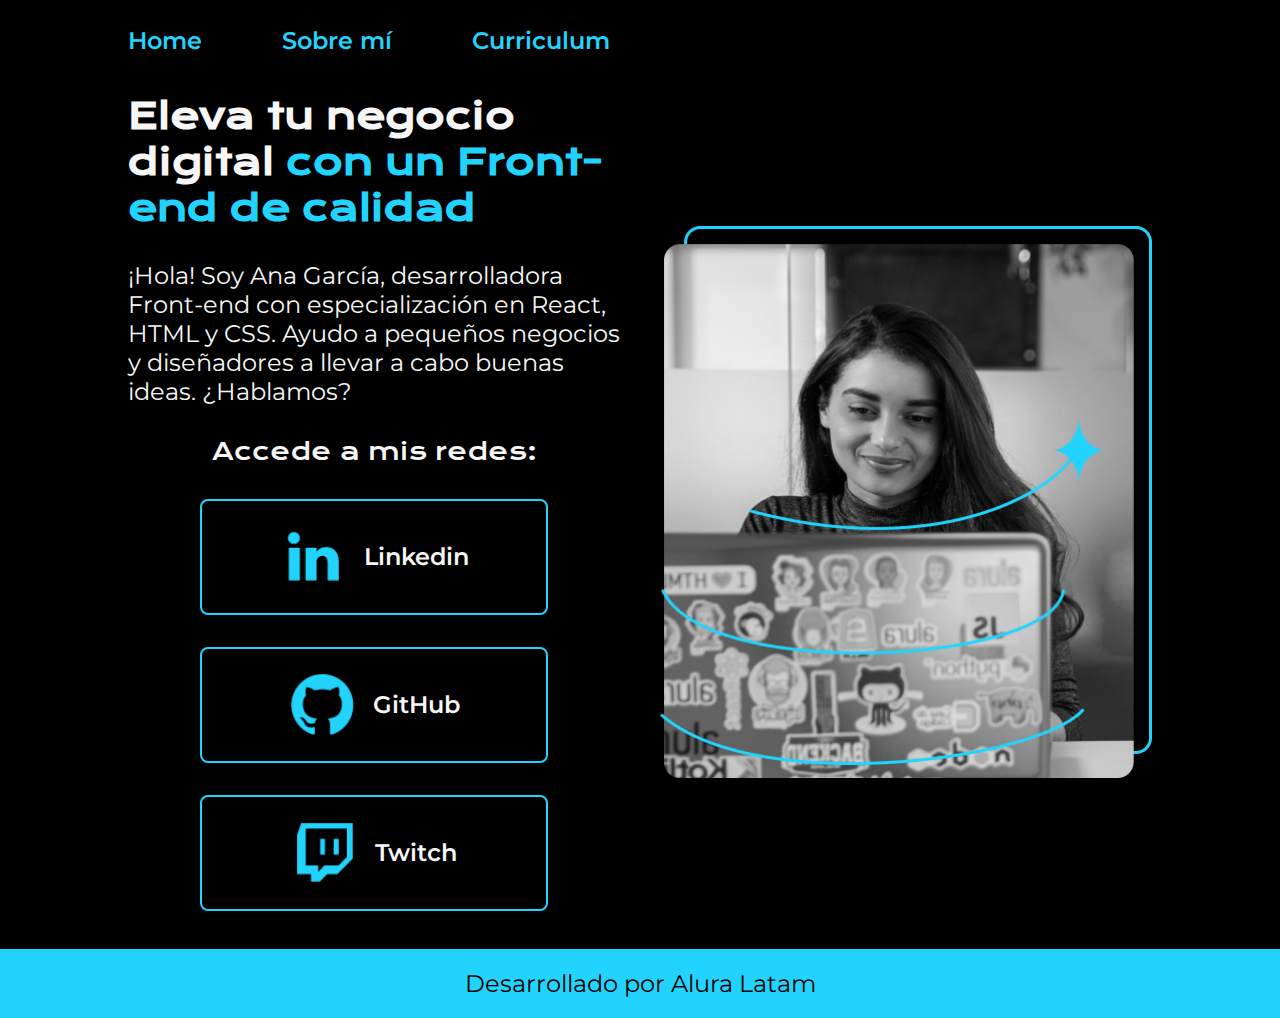
<file: index.html>
<!DOCTYPE html>
<html lang="en">

<head>
    <meta charset="UTF-8">
    <meta name="viewport" content="width=device-width, initial-scale=1.0">
    <title>Portafolio</title>
    <link rel="stylesheet" href="style.css">
</head>

<body>
    <header class="header">
        <nav class="header-menu">
            <a class="header-menu-link" href="index.html">Home</a>
            <a class="header-menu-link" href="about.html">Sobre mí</a>
            <a class="header-menu-link" href="curriculum.html">Curriculum</a>
        </nav>
    </header>
    <main class="presentacion">
        <section class="presentacio-contenido">
            <h1 class="presentacion-contenido-titulo">Eleva tu negocio digital <strong class="titulo-destaque">con un
                    Front-end de calidad</strong></h1>
            <p class="presentacio-contenido-texto">¡Hola! Soy Ana García, desarrolladora Front-end con especialización
                en React, HTML y CSS. Ayudo a pequeños
                negocios y diseñadores a llevar a cabo buenas ideas. ¿Hablamos?</p>
            <div class="presentacion-enlaces">
                <h2 class="presentacion-enlaces-subtitulo">Accede a mis redes:</h2>
                <a class="presentacion-enlaces-links" href="#"><img src="inkedin.png" alt="">Linkedin</a>
                <a class="presentacion-enlaces-links" href="#"><img src="github.png" alt="">GitHub</a>
                <a class="presentacion-enlaces-links" href="#"><img src="twitch.png" alt="">Twitch</a>
            </div>
        </section>
        <img class="presentacio-imagen" src="Imagem.png" alt="">
    </main>
    <footer class="footer">
        <p>Desarrollado por Alura Latam</p>
    </footer>
</body>

</html>
</file>
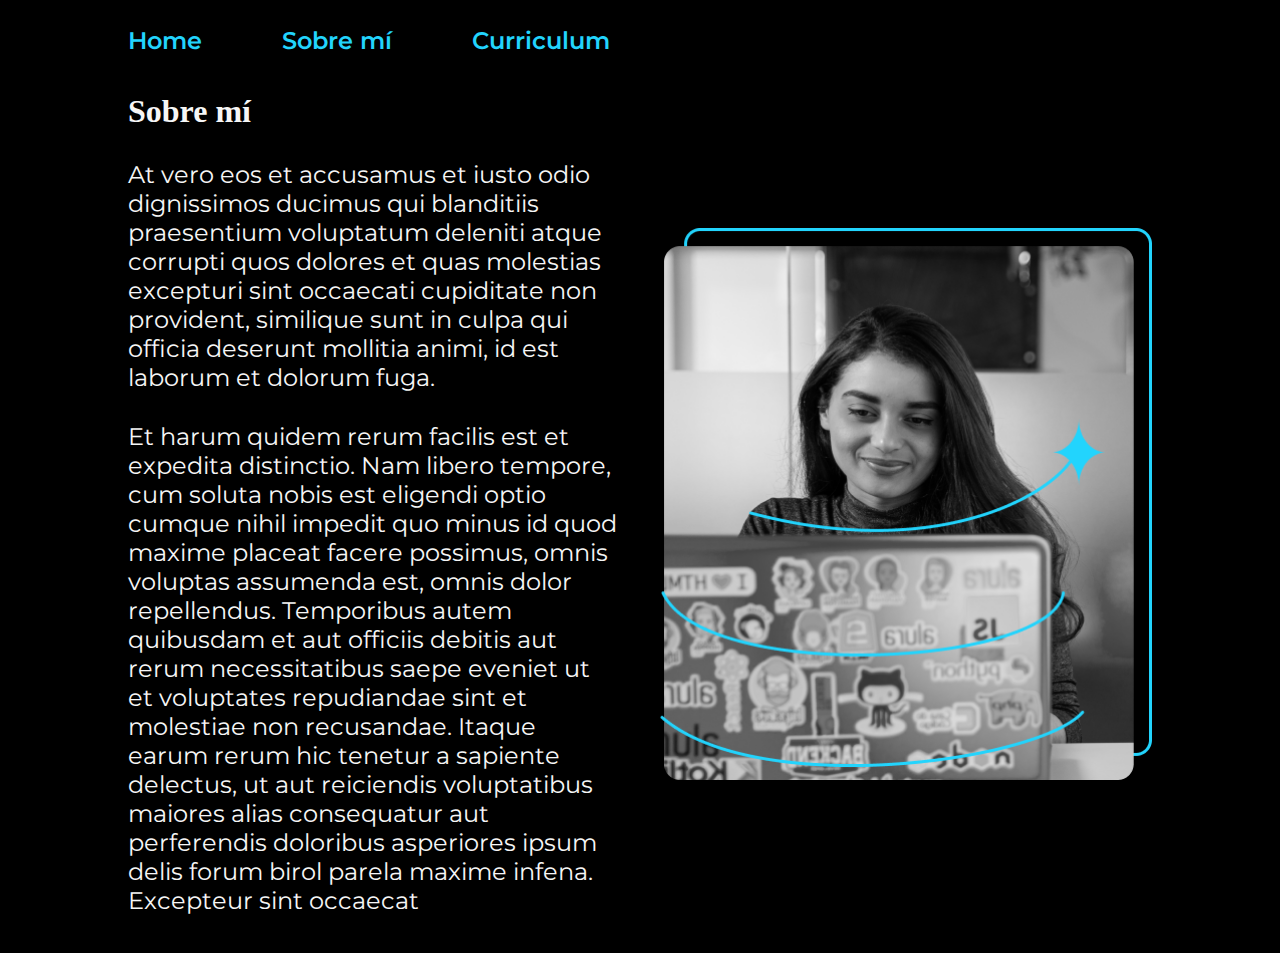
<file: about.html>
<!DOCTYPE html>
<html lang="es">

<head>
    <meta charset="UTF-8">
    <meta name="viewport" content="width=device-width, initial-scale=1.0">
    <title>Sobre mí</title>
    <link rel="stylesheet" href="style.css">
</head>

<body>
    <header class="header">
        <nav class="header-menu">
            <a class="header-menu-link" href="index.html">Home</a>
            <a class="header-menu-link" href="about.html">Sobre mí</a>
            <a class="header-menu-link" href="curriculum.html">Curriculum</a>
        </nav>
    </header>
    <main class="presentacion">
        <section class="presentacio-contenido">
            <h1>Sobre mí</h1>
            <p class="presentacio-contenido-texto">At vero eos et accusamus et iusto odio dignissimos ducimus qui blanditiis praesentium voluptatum deleniti
                atque corrupti quos dolores et quas molestias excepturi sint occaecati cupiditate non provident,
                similique sunt in culpa qui officia deserunt mollitia animi, id est laborum et dolorum fuga.</p>
            <p class="presentacio-contenido-texto">Et harum quidem rerum facilis est et expedita distinctio. Nam libero tempore, cum soluta nobis est
                eligendi optio cumque nihil impedit quo minus id quod maxime placeat facere possimus, omnis voluptas
                assumenda est, omnis dolor repellendus. Temporibus autem quibusdam et aut officiis debitis aut rerum
                necessitatibus saepe eveniet ut et voluptates repudiandae sint et molestiae non recusandae. Itaque earum
                rerum hic tenetur a sapiente delectus, ut aut reiciendis voluptatibus maiores alias consequatur aut
                perferendis doloribus asperiores ipsum delis forum birol parela maxime infena. Excepteur sint occaecat
            </p>
        </section>
        <img class="presentacio-imagen" src="Imagem.png" alt="">
    </main>
</body>

</html>
</file>
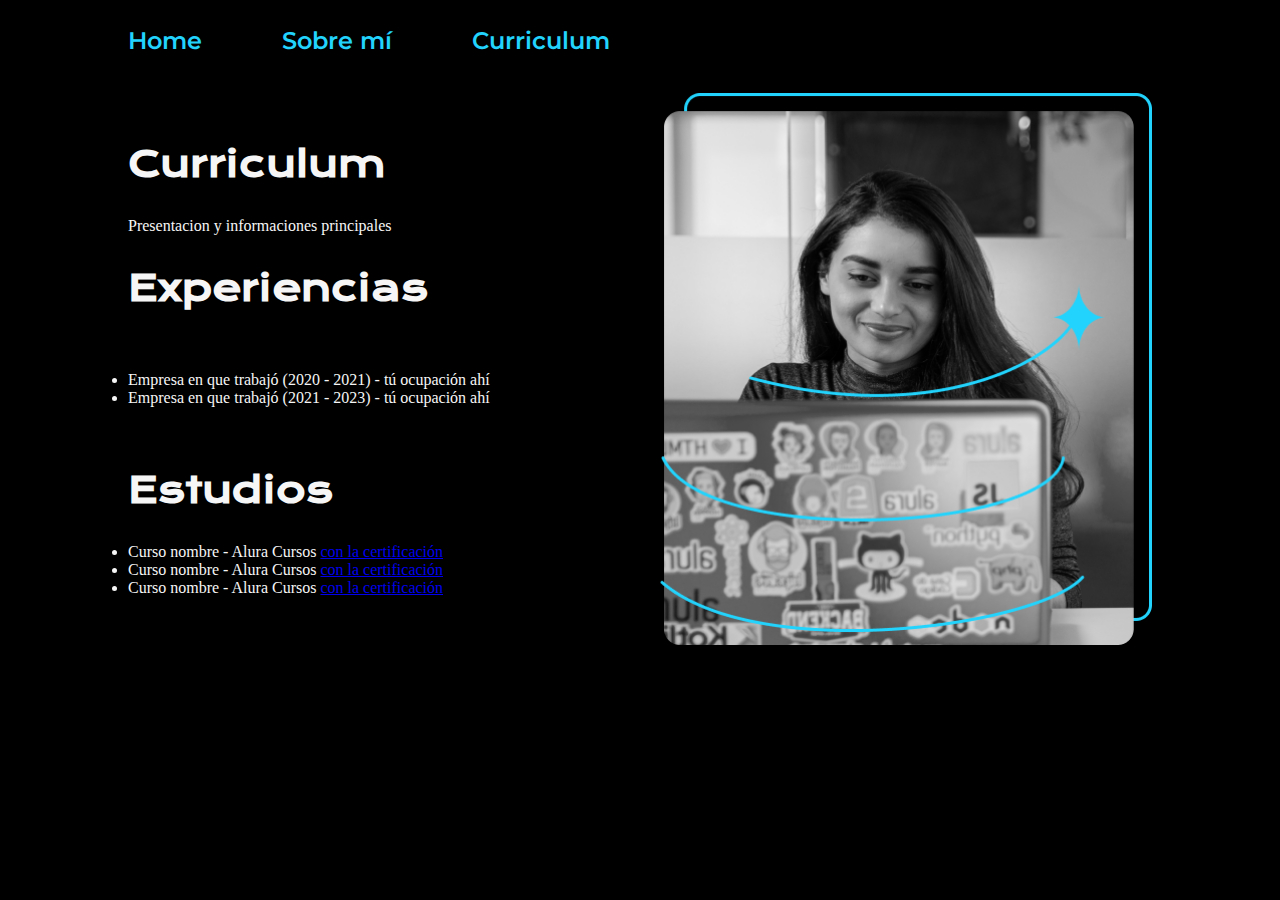
<file: curriculum.html>
<!DOCTYPE html>
<html lang="en">

<head>
    <meta charset="UTF-8">
    <meta name="viewport" content="width=device-width, initial-scale=1.0">
    <title>Curriculum</title>
    <link rel="stylesheet" href="style.css">
</head>

<body>
    <header class="header">
        <nav class="header-menu">
            <a class="header-menu-link" href="index.html">Home</a>
            <a class="header-menu-link" href="about.html">Sobre mí</a>
            <a class="header-menu-link" href="curriculum.html">Curriculum</a>
        </nav>
    </header>
    <main class="presentacion">
        <section class="presentacio-contenido">
            <h1 class="presentacion-contenido-titulo">
                Curriculum</h1>
            <p class="presentacion-contenido-texto">
                Presentacion y informaciones principales

            </p>
            <h2 class="presentacion-contenido-titulo">Experiencias</h2>
            <p class="presentacion-contenido-texto">
            <ul class="presentacion-contenido-texto">
                <li> Empresa en que trabajó (2020 - 2021) - tú ocupación ahí </li>
                <li> Empresa en que trabajó (2021 - 2023) - tú ocupación ahí </li>
            </ul>
            </p>
            <h2 class="presentacion-contenido-titulo">Estudios</h2>
            <div class="presentacion-contenido-texto">
                <ul class="presentacion-contenido-texto">
                    <li>Curso nombre - Alura Cursos <a href="linkdelacertificacion">con la certificación</a> </li>
                    <li>Curso nombre - Alura Cursos <a href="linkdelacertificacion">con la certificación</a></li>
                    <li>Curso nombre - Alura Cursos <a href="linkdelacertificacion">con la certificación</a></li>
                </ul>
            </div>
        </section>
        <img class="presentacio-imagen" src="Imagem.png" alt="">
    </main>
</body>

</html>
</file>
<file: style.css>
@import url('https://fonts.googleapis.com/css2?family=Krona+One&family=Montserrat:ital,wght@0,100..900;1,100..900&display=swap');

* {
    padding: 0;
    margin: 0;
}

body {
    background-color: var(--color-primario);
    color: var(--color-secundario);
    /*height: 100vh;*/
    box-sizing: border-box;
}

.header {
    padding: 2% 0% 0% 10%;
}

.header-menu {
    display: flex;
    gap: 80px;
}

.header-menu-link {
    font-family: var(--fuente-montserrat);
    font-size: 1.5rem;
    font-weight: 600;
    color: var(--color-terciario);
    text-decoration: none;
}

.presentacion {
    display: flex;
    align-items: center;
    padding: 3% 10%;
    justify-content: space-between;
    gap: 40px;
}

.presentacio-contenido {
    width: 50%;
    display: flex;
    flex-direction: column;
    gap: 30px;
}

.presentacion-contenido-titulo {
    font-size: 2.25rem;
    font-family: var(--fuente-krona);
}

.titulo-destaque {
    color: var(--color-terciario);
}

.presentacio-contenido-texto {
    font-size: 1.5rem;
    font-family: var(--fuente-montserrat);
}

.presentacion-enlaces {
    display: flex;
    flex-direction: column;
    justify-content: space-between;
    align-items: center;
    gap: 32px;
}

.presentacion-enlaces-subtitulo {
    font-family: var(--fuente-krona);
    font-weight: 400;
    font-size: 1.5rem;
}

.presentacion-enlaces-links {
    width: 280px;
    background-color: var(--color-primario);
    text-align: center;
    width: 70%;
    padding: 21.5px 0;
    border-radius: 8px;
    border: 2px solid var(--color-terciario);
    font-family: var(--fuente-montserrat);
    font-size: 1.5rem;
    font-weight: 600;
    text-decoration: none;
    color: var(--color-secundario);
    display: flex;
    justify-content: center;
    align-items: center;
    gap: 16px;
}
.presentacion-enlaces-links img{
    width: 20%;
}

.presentacion-enlaces-subtitulo {
    font-family: var(--fuente-krona);
    font-size: 1.5rem;
    font-weight: 400;
}
.presentacio-imagen{
    width: 50%;
}
.footer {
    background-color: var(--color-terciario);
    color: var(--color-primario);
    padding: 20px;
    text-align: center;
    font-family: var(--fuente-montserrat);
    font-size: 1.5rem;
    font-weight: 400;
}

.presentacion-enlaces-links:hover {
    background-color: var(--color-cuaternario);
    width: 72%;
}

.header-menu-link:hover {
    color: #007bff;
}
:root {
    --color-primario: #000000;
    --color-secundario: #f6f6f6;
    --color-terciario: #22d4fd;
    --color-cuaternario: #272727;

    --fuente-montserrat: "Montserrat", sans-serif;
    --fuente-krona: "Krona One", sans-serif;
}
@media(max-width:1200px){
    .header{
        padding: 10%;
    }
    .header-menu{
        justify-content: center;
    }
    .presentacion{
        flex-direction: column-reverse;
        padding: 5%;
    }
    .presentacio-contenido{
        width: auto;
    }
    .presentacion-enlaces-links{
        width: 30%;
    }
    .presentacion-enlaces-links:hover{
        width: 32%;
    }
}
</file>
